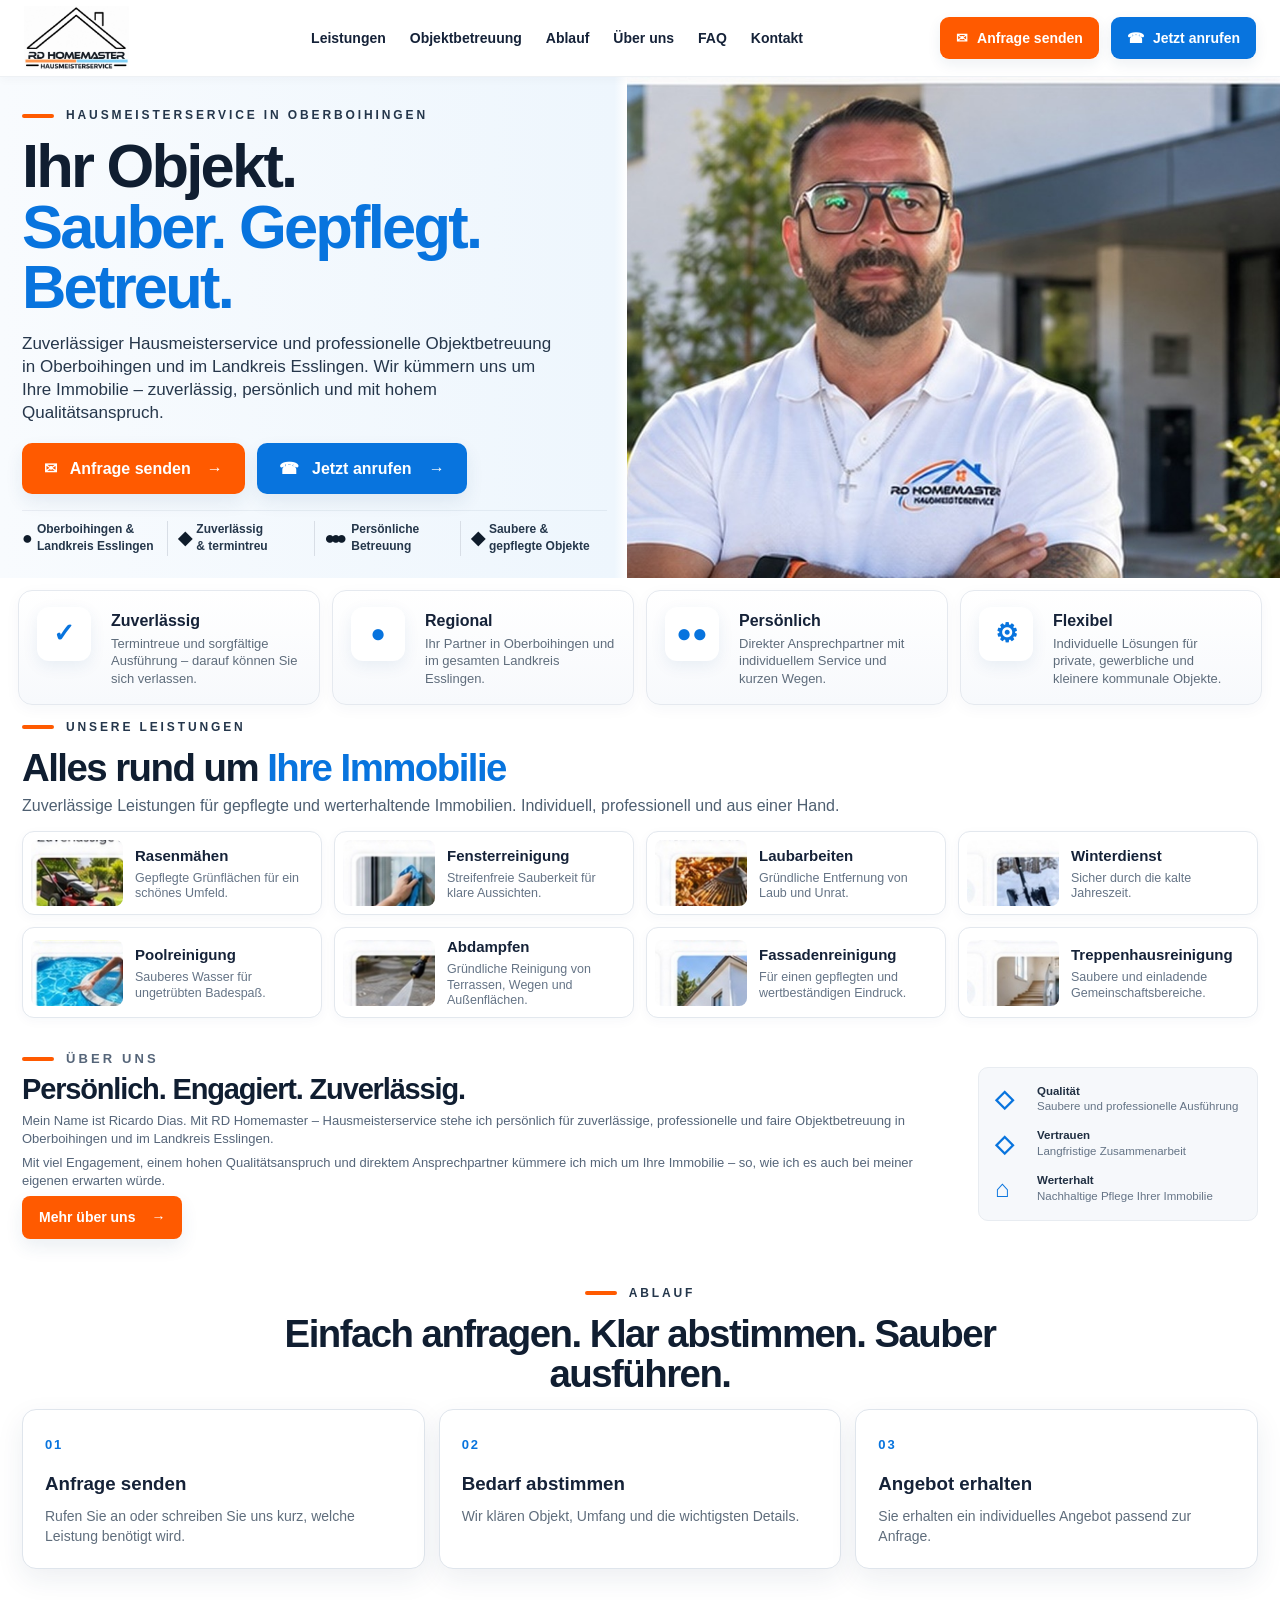
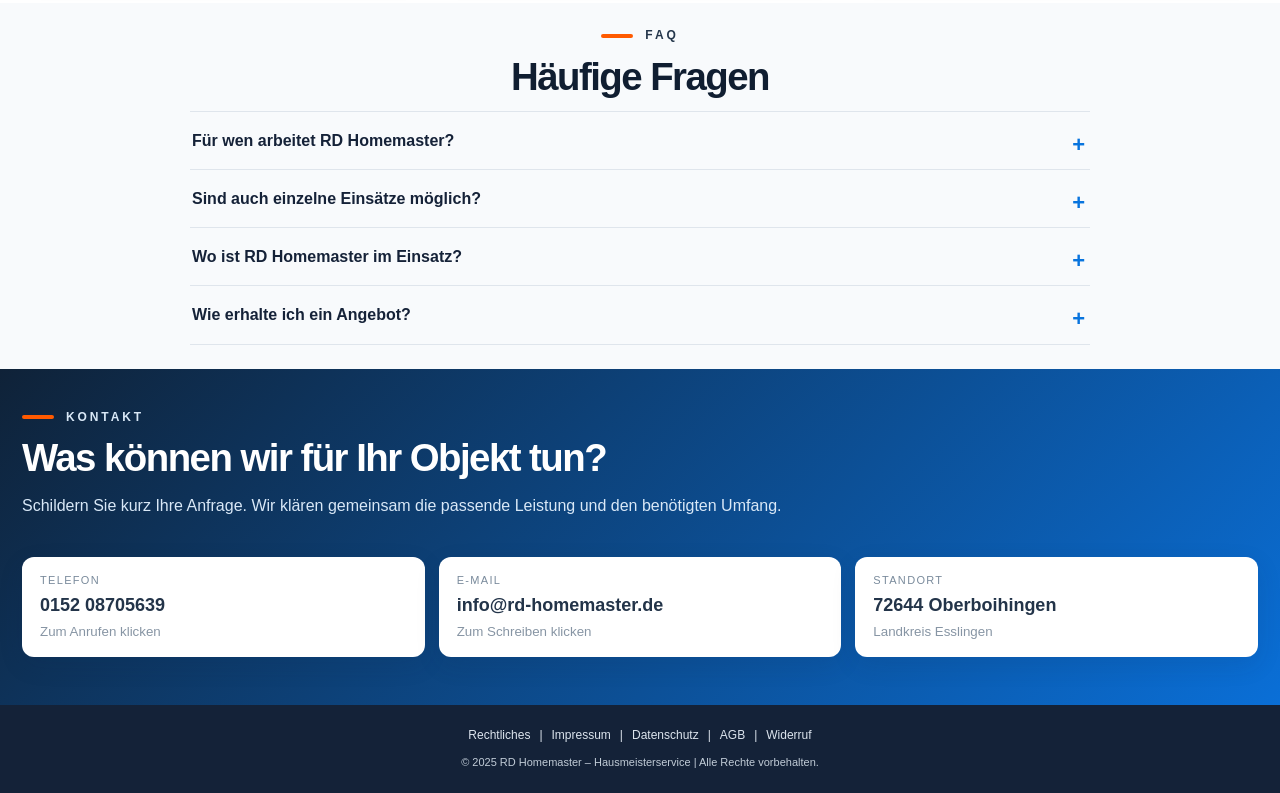
<file: index.html>
<!doctype html>
<html lang="de">
<head>
  <meta charset="utf-8">
  <meta name="viewport" content="width=device-width,initial-scale=1">
  <meta name="theme-color" content="#0b6fd8">
  <title>RD Homemaster | Hausmeisterservice Oberboihingen</title>
  <meta name="description" content="RD Homemaster – Hausmeisterservice und Objektbetreuung in Oberboihingen und im Landkreis Esslingen. Gartenpflege, Fensterreinigung, Laubarbeiten, Winterdienst, Poolpflege, Außenreinigung und mehr.">
  <meta name="robots" content="index,follow,max-image-preview:large">
  <link rel="canonical" href="https://www.rd-homemaster.de/">
  <meta property="og:type" content="website">
  <meta property="og:locale" content="de_DE">
  <meta property="og:title" content="RD Homemaster | Hausmeisterservice Oberboihingen">
  <meta property="og:description" content="Ihr Objekt. Sauber. Gepflegt. Betreut.">
  <meta property="og:url" content="https://www.rd-homemaster.de/">
  <meta property="og:image" content="https://www.rd-homemaster.de/assets/hero.jpg">
  <link rel="stylesheet" href="style.css">
  <script type="application/ld+json">
  {
    "@context":"https://schema.org",
    "@type":"HomeAndConstructionBusiness",
    "name":"RD Homemaster – Hausmeisterservice",
    "url":"https://www.rd-homemaster.de/",
    "logo":"https://www.rd-homemaster.de/assets/logo.jpg",
    "image":"https://www.rd-homemaster.de/assets/hero.jpg",
    "telephone":"+49 152 08705639",
    "email":"info@rd-homemaster.de",
    "address":{
      "@type":"PostalAddress",
      "streetAddress":"Unterboihingerstr. 65",
      "postalCode":"72644",
      "addressLocality":"Oberboihingen",
      "addressCountry":"DE"
    },
    "areaServed":["Oberboihingen","Landkreis Esslingen"]
  }
  </script>
</head>
<body>
<a class="skip-link" href="#inhalt">Zum Inhalt springen</a>

<header class="site-header">
  <div class="header-inner">
    <a class="brand" href="#start" aria-label="RD Homemaster – Startseite">
      <img src="assets/logo.jpg" alt="RD Homemaster Hausmeisterservice">
    </a>

    <button class="menu-button" type="button" aria-controls="mainnav" aria-expanded="false">
      <span></span><span></span><span></span><b class="sr-only">Menü</b>
    </button>

    <nav class="main-nav" id="mainnav" aria-label="Hauptnavigation">
      <a href="#leistungen">Leistungen</a>
      <a href="#objektbetreuung">Objektbetreuung</a>
      <a href="#ablauf">Ablauf</a>
      <a href="#ueber-uns">Über uns</a>
      <a href="#faq">FAQ</a>
      <a href="#kontakt">Kontakt</a>
    </nav>

    <div class="header-actions">
      <a class="top-btn top-btn-orange" href="mailto:info@rd-homemaster.de?subject=Anfrage%20über%20rd-homemaster.de">
        <span class="icon">✉</span> Anfrage senden
      </a>
      <a class="top-btn top-btn-blue" href="tel:+4915208705639">
        <span class="icon">☎</span> Jetzt anrufen
      </a>
    </div>
  </div>
</header>

<main id="inhalt">
  <section class="hero" id="start">
    <div class="hero-content">
      <div class="hero-copy">
        <p class="eyebrow"><span></span> Hausmeisterservice in Oberboihingen</p>
        <h1>Ihr Objekt.<br><em>Sauber. Gepflegt. Betreut.</em></h1>
        <p class="hero-lead">Zuverlässiger Hausmeisterservice und professionelle Objektbetreuung in Oberboihingen und im Landkreis Esslingen. Wir kümmern uns um Ihre Immobilie – zuverlässig, persönlich und mit hohem Qualitätsanspruch.</p>

        <div class="hero-actions">
          <a class="btn btn-orange" href="mailto:info@rd-homemaster.de?subject=Anfrage%20über%20rd-homemaster.de">✉ &nbsp; Anfrage senden <span>→</span></a>
          <a class="btn btn-blue" href="tel:+4915208705639">☎ &nbsp; Jetzt anrufen <span>→</span></a>
        </div>

        <div class="hero-meta" id="objektbetreuung">
          <div><b>●</b><span>Oberboihingen &<br>Landkreis Esslingen</span></div>
          <div><b>◆</b><span>Zuverlässig<br>& termintreu</span></div>
          <div><b>●●●</b><span>Persönliche<br>Betreuung</span></div>
          <div><b>◆</b><span>Saubere &<br>gepflegte Objekte</span></div>
        </div>
      </div>

      <div class="hero-photo" role="img" aria-label="RD Homemaster – persönlicher Ansprechpartner vor einem gepflegten Objekt"></div>
    </div>
  </section>

  <section class="benefit-strip" aria-label="Ihre Vorteile bei RD Homemaster">
    <div class="benefit-card">
      <div class="benefit-icon">✓</div>
      <div><strong>Zuverlässig</strong><p>Termintreue und sorgfältige Ausführung – darauf können Sie sich verlassen.</p></div>
    </div>
    <div class="benefit-card">
      <div class="benefit-icon">●</div>
      <div><strong>Regional</strong><p>Ihr Partner in Oberboihingen und im gesamten Landkreis Esslingen.</p></div>
    </div>
    <div class="benefit-card">
      <div class="benefit-icon">●●</div>
      <div><strong>Persönlich</strong><p>Direkter Ansprechpartner mit individuellem Service und kurzen Wegen.</p></div>
    </div>
    <div class="benefit-card">
      <div class="benefit-icon">⚙</div>
      <div><strong>Flexibel</strong><p>Individuelle Lösungen für private, gewerbliche und kleinere kommunale Objekte.</p></div>
    </div>
  </section>

  <section class="services section" id="leistungen">
    <div class="section-head">
      <p class="eyebrow"><span></span> Unsere Leistungen</p>
      <h2>Alles rund um <em>Ihre Immobilie</em></h2>
      <p>Zuverlässige Leistungen für gepflegte und werterhaltende Immobilien. Individuell, professionell und aus einer Hand.</p>
    </div>

    <div class="service-grid">
      <article class="service-card">
        <img src="assets/service-rasen.jpg" alt="Rasenmähen" loading="lazy">
        <div><h3>Rasenmähen</h3><p>Gepflegte Grünflächen für ein schönes Umfeld.</p></div>
      </article>
      <article class="service-card">
        <img src="assets/service-fenster.jpg" alt="Fensterreinigung" loading="lazy">
        <div><h3>Fensterreinigung</h3><p>Streifenfreie Sauberkeit für klare Aussichten.</p></div>
      </article>
      <article class="service-card">
        <img src="assets/service-laub.jpg" alt="Laubarbeiten" loading="lazy">
        <div><h3>Laubarbeiten</h3><p>Gründliche Entfernung von Laub und Unrat.</p></div>
      </article>
      <article class="service-card">
        <img src="assets/service-winter.jpg" alt="Winterdienst" loading="lazy">
        <div><h3>Winterdienst</h3><p>Sicher durch die kalte Jahreszeit.</p></div>
      </article>
      <article class="service-card">
        <img src="assets/service-pool.jpg" alt="Poolreinigung" loading="lazy">
        <div><h3>Poolreinigung</h3><p>Sauberes Wasser für ungetrübten Badespaß.</p></div>
      </article>
      <article class="service-card">
        <img src="assets/service-abdampfen.jpg" alt="Abdampfen von Außenflächen" loading="lazy">
        <div><h3>Abdampfen</h3><p>Gründliche Reinigung von Terrassen, Wegen und Außenflächen.</p></div>
      </article>
      <article class="service-card">
        <img src="assets/service-fassade.jpg" alt="Fassadenreinigung" loading="lazy">
        <div><h3>Fassadenreinigung</h3><p>Für einen gepflegten und wertbeständigen Eindruck.</p></div>
      </article>
      <article class="service-card">
        <img src="assets/service-treppe.jpg" alt="Treppenhausreinigung" loading="lazy">
        <div><h3>Treppenhausreinigung</h3><p>Saubere und einladende Gemeinschaftsbereiche.</p></div>
      </article>
    </div>
  </section>

  <section class="about section" id="ueber-uns">
    
    <div class="about-copy">
      <p class="eyebrow"><span></span> Über uns</p>
      <h2>Persönlich. Engagiert. Zuverlässig.</h2>
      <p>Mein Name ist Ricardo Dias. Mit RD Homemaster – Hausmeisterservice stehe ich persönlich für zuverlässige, professionelle und faire Objektbetreuung in Oberboihingen und im Landkreis Esslingen.</p>
      <p>Mit viel Engagement, einem hohen Qualitätsanspruch und direktem Ansprechpartner kümmere ich mich um Ihre Immobilie – so, wie ich es auch bei meiner eigenen erwarten würde.</p>
      <a class="btn btn-orange small" href="#kontakt">Mehr über uns <span>→</span></a>
    </div>
    <aside class="quality-box" aria-label="Qualitätsversprechen">
      <div><span>◇</span><p><strong>Qualität</strong>Saubere und professionelle Ausführung</p></div>
      <div><span>◇</span><p><strong>Vertrauen</strong>Langfristige Zusammenarbeit</p></div>
      <div><span>⌂</span><p><strong>Werterhalt</strong>Nachhaltige Pflege Ihrer Immobilie</p></div>
    </aside>
  </section>

  <section class="process section" id="ablauf">
    <div class="section-head centered">
      <p class="eyebrow"><span></span> Ablauf</p>
      <h2>Einfach anfragen. Klar abstimmen. Sauber ausführen.</h2>
    </div>
    <div class="process-grid">
      <article><b>01</b><h3>Anfrage senden</h3><p>Rufen Sie an oder schreiben Sie uns kurz, welche Leistung benötigt wird.</p></article>
      <article><b>02</b><h3>Bedarf abstimmen</h3><p>Wir klären Objekt, Umfang und die wichtigsten Details.</p></article>
      <article><b>03</b><h3>Angebot erhalten</h3><p>Sie erhalten ein individuelles Angebot passend zur Anfrage.</p></article>
    </div>
  </section>

  <section class="faq section" id="faq">
    <div class="section-head centered"><p class="eyebrow"><span></span> FAQ</p><h2>Häufige Fragen</h2></div>
    <div class="faq-list">
      <details><summary>Für wen arbeitet RD Homemaster?</summary><p>Für private Eigentümer, Gewerbekunden und nach Vereinbarung für die laufende Betreuung von Objekten.</p></details>
      <details><summary>Sind auch einzelne Einsätze möglich?</summary><p>Ja. Leistungen können einmalig, saisonal oder regelmäßig vereinbart werden.</p></details>
      <details><summary>Wo ist RD Homemaster im Einsatz?</summary><p>Der Schwerpunkt liegt in Oberboihingen und der näheren Umgebung im Landkreis Esslingen.</p></details>
      <details><summary>Wie erhalte ich ein Angebot?</summary><p>Am einfachsten telefonisch oder per E-Mail. Nennen Sie uns bitte die gewünschte Leistung, den Einsatzort und den ungefähren Umfang der Arbeiten.</p></details>
    </div>
  </section>

  <section class="contact section" id="kontakt">
    <div class="contact-copy"><p class="eyebrow light"><span></span> Kontakt</p><h2>Was können wir für Ihr Objekt tun?</h2><p>Schildern Sie kurz Ihre Anfrage. Wir klären gemeinsam die passende Leistung und den benötigten Umfang.</p></div>
    <div class="contact-cards">
      <a href="tel:+4915208705639"><span>Telefon</span><strong>0152 08705639</strong><small>Zum Anrufen klicken</small></a>
      <a href="mailto:info@rd-homemaster.de?subject=Anfrage%20über%20rd-homemaster.de"><span>E-Mail</span><strong>info@rd-homemaster.de</strong><small>Zum Schreiben klicken</small></a>
      <div><span>Standort</span><strong>72644 Oberboihingen</strong><small>Landkreis Esslingen</small></div>
    </div>
  </section>
</main>

<footer class="site-footer">
  <nav aria-label="Rechtliches">
    <span>Rechtliches</span>
    <span aria-hidden="true">|</span><a href="impressum.html">Impressum</a>
    <span aria-hidden="true">|</span><a href="datenschutz.html">Datenschutz</a>
    <span aria-hidden="true">|</span><a href="agb.html">AGB</a>
    <span aria-hidden="true">|</span><a href="widerruf.html">Widerruf</a>
  </nav>
  <p>© 2025 RD Homemaster – Hausmeisterservice <span aria-hidden="true">|</span> Alle Rechte vorbehalten.</p>
</footer>

<div class="mobile-actions"><a href="tel:+4915208705639">☎ Anrufen</a><a href="mailto:info@rd-homemaster.de?subject=Anfrage%20über%20rd-homemaster.de">✉ Anfrage</a></div>
<script src="script.js"></script>
</body>
</html>
</file>
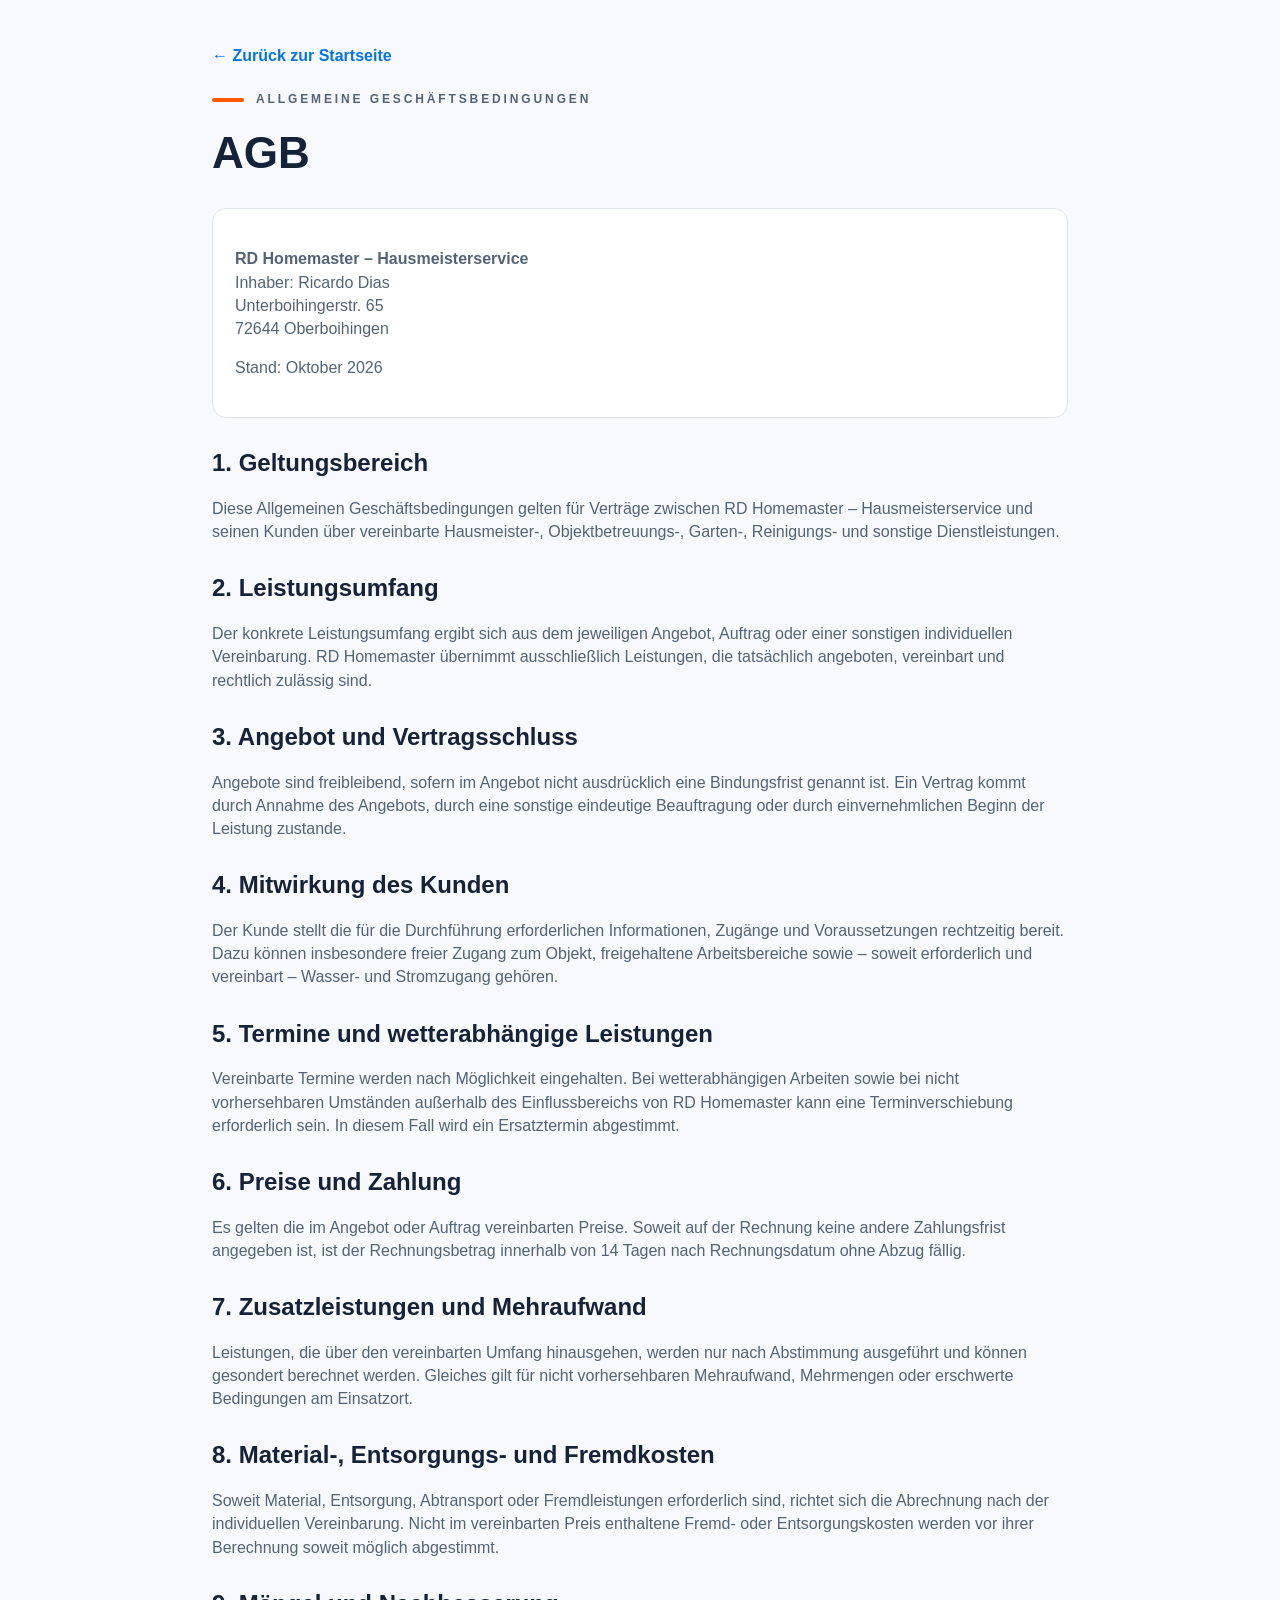
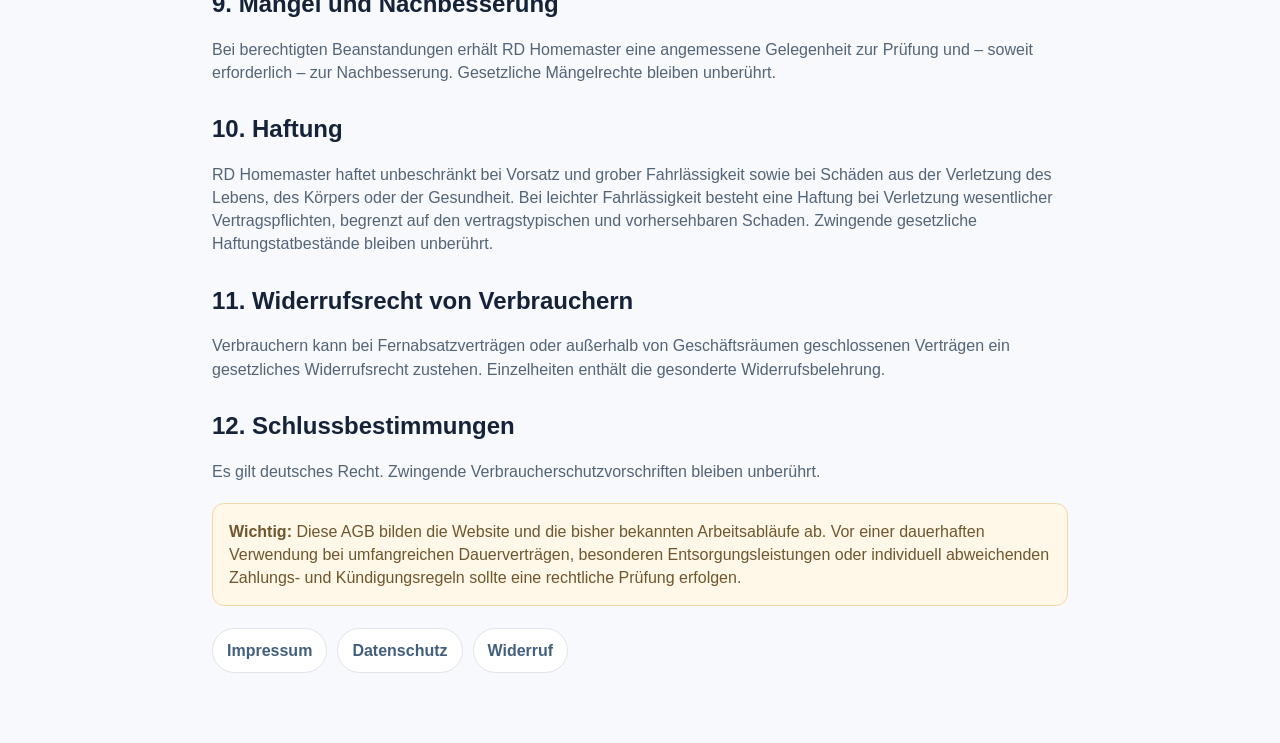
<file: agb.html>
<!doctype html><html lang="de"><head><meta charset="utf-8"><meta name="viewport" content="width=device-width,initial-scale=1"><meta name="robots" content="index,follow"><title>AGB | RD Homemaster</title><link rel="stylesheet" href="style.css"></head><body class="legal-page"><main class="legal-shell"><a class="legal-back" href="index.html">← Zurück zur Startseite</a><p class="eyebrow"><span></span> Allgemeine Geschäftsbedingungen</p><h1>AGB</h1><div class="legal-card"><p><strong>RD Homemaster – Hausmeisterservice</strong><br>Inhaber: Ricardo Dias<br>Unterboihingerstr. 65<br>72644 Oberboihingen</p><p>Stand: Oktober 2026</p></div><h2>1. Geltungsbereich</h2><p>Diese Allgemeinen Geschäftsbedingungen gelten für Verträge zwischen RD Homemaster – Hausmeisterservice und seinen Kunden über vereinbarte Hausmeister-, Objektbetreuungs-, Garten-, Reinigungs- und sonstige Dienstleistungen.</p><h2>2. Leistungsumfang</h2><p>Der konkrete Leistungsumfang ergibt sich aus dem jeweiligen Angebot, Auftrag oder einer sonstigen individuellen Vereinbarung. RD Homemaster übernimmt ausschließlich Leistungen, die tatsächlich angeboten, vereinbart und rechtlich zulässig sind.</p><h2>3. Angebot und Vertragsschluss</h2><p>Angebote sind freibleibend, sofern im Angebot nicht ausdrücklich eine Bindungsfrist genannt ist. Ein Vertrag kommt durch Annahme des Angebots, durch eine sonstige eindeutige Beauftragung oder durch einvernehmlichen Beginn der Leistung zustande.</p><h2>4. Mitwirkung des Kunden</h2><p>Der Kunde stellt die für die Durchführung erforderlichen Informationen, Zugänge und Voraussetzungen rechtzeitig bereit. Dazu können insbesondere freier Zugang zum Objekt, freigehaltene Arbeitsbereiche sowie – soweit erforderlich und vereinbart – Wasser- und Stromzugang gehören.</p><h2>5. Termine und wetterabhängige Leistungen</h2><p>Vereinbarte Termine werden nach Möglichkeit eingehalten. Bei wetterabhängigen Arbeiten sowie bei nicht vorhersehbaren Umständen außerhalb des Einflussbereichs von RD Homemaster kann eine Terminverschiebung erforderlich sein. In diesem Fall wird ein Ersatztermin abgestimmt.</p><h2>6. Preise und Zahlung</h2><p>Es gelten die im Angebot oder Auftrag vereinbarten Preise. Soweit auf der Rechnung keine andere Zahlungsfrist angegeben ist, ist der Rechnungsbetrag innerhalb von 14 Tagen nach Rechnungsdatum ohne Abzug fällig.</p><h2>7. Zusatzleistungen und Mehraufwand</h2><p>Leistungen, die über den vereinbarten Umfang hinausgehen, werden nur nach Abstimmung ausgeführt und können gesondert berechnet werden. Gleiches gilt für nicht vorhersehbaren Mehraufwand, Mehrmengen oder erschwerte Bedingungen am Einsatzort.</p><h2>8. Material-, Entsorgungs- und Fremdkosten</h2><p>Soweit Material, Entsorgung, Abtransport oder Fremdleistungen erforderlich sind, richtet sich die Abrechnung nach der individuellen Vereinbarung. Nicht im vereinbarten Preis enthaltene Fremd- oder Entsorgungskosten werden vor ihrer Berechnung soweit möglich abgestimmt.</p><h2>9. Mängel und Nachbesserung</h2><p>Bei berechtigten Beanstandungen erhält RD Homemaster eine angemessene Gelegenheit zur Prüfung und – soweit erforderlich – zur Nachbesserung. Gesetzliche Mängelrechte bleiben unberührt.</p><h2>10. Haftung</h2><p>RD Homemaster haftet unbeschränkt bei Vorsatz und grober Fahrlässigkeit sowie bei Schäden aus der Verletzung des Lebens, des Körpers oder der Gesundheit. Bei leichter Fahrlässigkeit besteht eine Haftung bei Verletzung wesentlicher Vertragspflichten, begrenzt auf den vertragstypischen und vorhersehbaren Schaden. Zwingende gesetzliche Haftungstatbestände bleiben unberührt.</p><h2>11. Widerrufsrecht von Verbrauchern</h2><p>Verbrauchern kann bei Fernabsatzverträgen oder außerhalb von Geschäftsräumen geschlossenen Verträgen ein gesetzliches Widerrufsrecht zustehen. Einzelheiten enthält die gesonderte Widerrufsbelehrung.</p><h2>12. Schlussbestimmungen</h2><p>Es gilt deutsches Recht. Zwingende Verbraucherschutzvorschriften bleiben unberührt.</p><div class="legal-note"><strong>Wichtig:</strong> Diese AGB bilden die Website und die bisher bekannten Arbeitsabläufe ab. Vor einer dauerhaften Verwendung bei umfangreichen Dauerverträgen, besonderen Entsorgungsleistungen oder individuell abweichenden Zahlungs- und Kündigungsregeln sollte eine rechtliche Prüfung erfolgen.</div><div class="legal-links"><a href="impressum.html">Impressum</a><a href="datenschutz.html">Datenschutz</a><a href="widerruf.html">Widerruf</a></div></main></body></html>
</file>
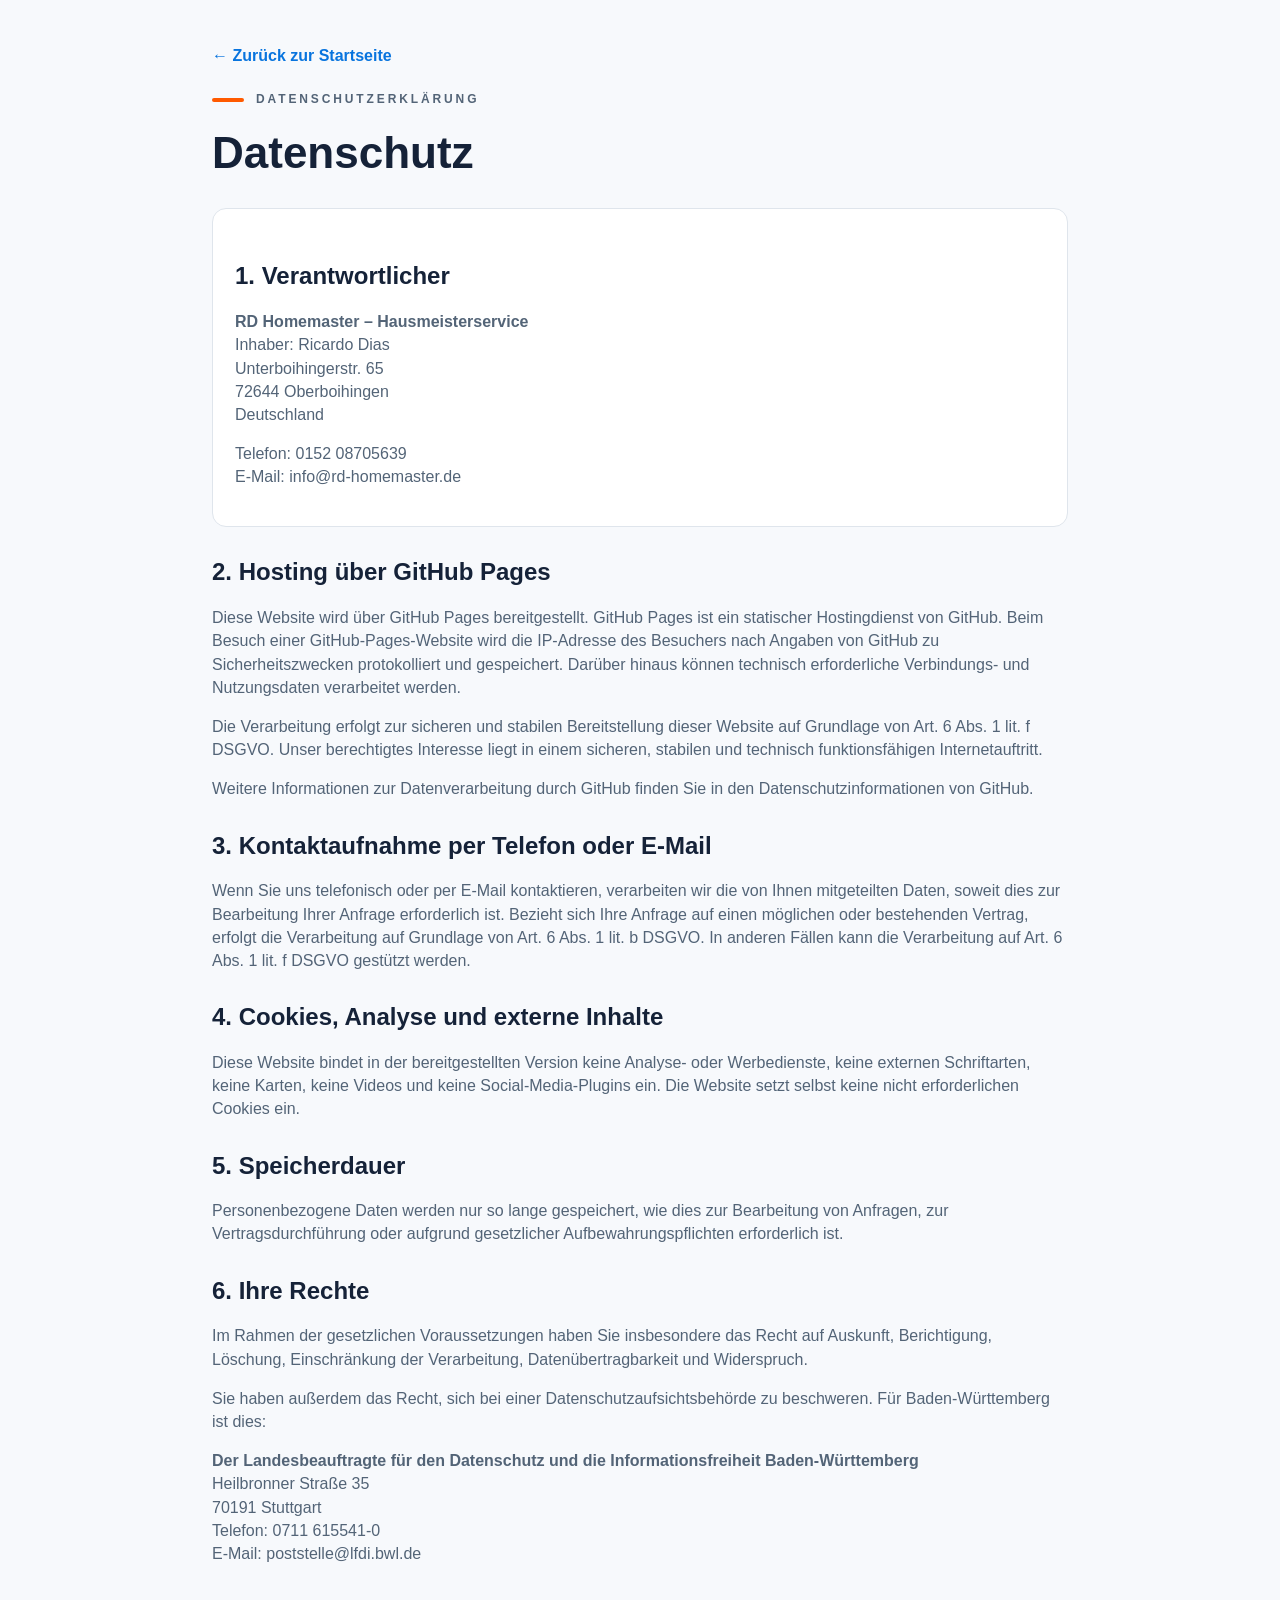
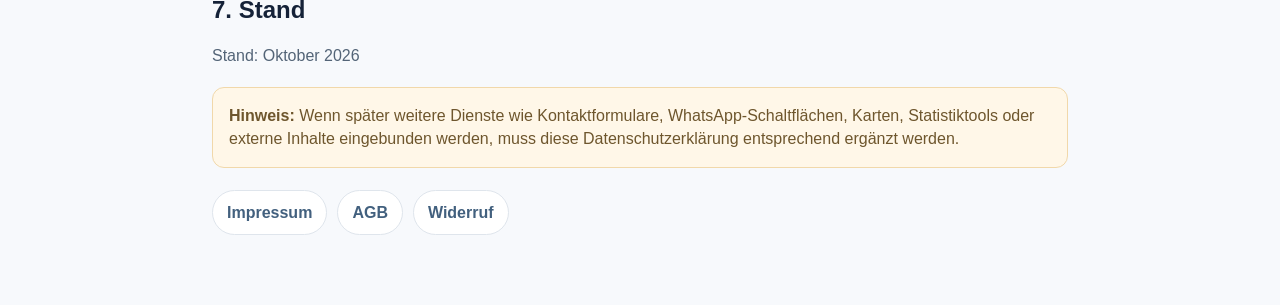
<file: datenschutz.html>
<!doctype html><html lang="de"><head><meta charset="utf-8"><meta name="viewport" content="width=device-width,initial-scale=1"><meta name="robots" content="index,follow"><title>Datenschutz | RD Homemaster</title><link rel="stylesheet" href="style.css"></head><body class="legal-page"><main class="legal-shell"><a class="legal-back" href="index.html">← Zurück zur Startseite</a><p class="eyebrow"><span></span> Datenschutzerklärung</p><h1>Datenschutz</h1><div class="legal-card"><h2>1. Verantwortlicher</h2><p><strong>RD Homemaster – Hausmeisterservice</strong><br>Inhaber: Ricardo Dias<br>Unterboihingerstr. 65<br>72644 Oberboihingen<br>Deutschland</p><p>Telefon: <a href="tel:+4915208705639">0152 08705639</a><br>E-Mail: <a href="mailto:info@rd-homemaster.de">info@rd-homemaster.de</a></p></div><h2>2. Hosting über GitHub Pages</h2><p>Diese Website wird über GitHub Pages bereitgestellt. GitHub Pages ist ein statischer Hostingdienst von GitHub. Beim Besuch einer GitHub-Pages-Website wird die IP-Adresse des Besuchers nach Angaben von GitHub zu Sicherheitszwecken protokolliert und gespeichert. Darüber hinaus können technisch erforderliche Verbindungs- und Nutzungsdaten verarbeitet werden.</p><p>Die Verarbeitung erfolgt zur sicheren und stabilen Bereitstellung dieser Website auf Grundlage von Art. 6 Abs. 1 lit. f DSGVO. Unser berechtigtes Interesse liegt in einem sicheren, stabilen und technisch funktionsfähigen Internetauftritt.</p><p>Weitere Informationen zur Datenverarbeitung durch GitHub finden Sie in den Datenschutzinformationen von GitHub.</p><h2>3. Kontaktaufnahme per Telefon oder E-Mail</h2><p>Wenn Sie uns telefonisch oder per E-Mail kontaktieren, verarbeiten wir die von Ihnen mitgeteilten Daten, soweit dies zur Bearbeitung Ihrer Anfrage erforderlich ist. Bezieht sich Ihre Anfrage auf einen möglichen oder bestehenden Vertrag, erfolgt die Verarbeitung auf Grundlage von Art. 6 Abs. 1 lit. b DSGVO. In anderen Fällen kann die Verarbeitung auf Art. 6 Abs. 1 lit. f DSGVO gestützt werden.</p><h2>4. Cookies, Analyse und externe Inhalte</h2><p>Diese Website bindet in der bereitgestellten Version keine Analyse- oder Werbedienste, keine externen Schriftarten, keine Karten, keine Videos und keine Social-Media-Plugins ein. Die Website setzt selbst keine nicht erforderlichen Cookies ein.</p><h2>5. Speicherdauer</h2><p>Personenbezogene Daten werden nur so lange gespeichert, wie dies zur Bearbeitung von Anfragen, zur Vertragsdurchführung oder aufgrund gesetzlicher Aufbewahrungspflichten erforderlich ist.</p><h2>6. Ihre Rechte</h2><p>Im Rahmen der gesetzlichen Voraussetzungen haben Sie insbesondere das Recht auf Auskunft, Berichtigung, Löschung, Einschränkung der Verarbeitung, Datenübertragbarkeit und Widerspruch.</p><p>Sie haben außerdem das Recht, sich bei einer Datenschutzaufsichtsbehörde zu beschweren. Für Baden-Württemberg ist dies:</p><p><strong>Der Landesbeauftragte für den Datenschutz und die Informationsfreiheit Baden-Württemberg</strong><br>Heilbronner Straße 35<br>70191 Stuttgart<br>Telefon: 0711 615541-0<br>E-Mail: poststelle@lfdi.bwl.de</p><h2>7. Stand</h2><p>Stand: Oktober 2026</p><div class="legal-note"><strong>Hinweis:</strong> Wenn später weitere Dienste wie Kontaktformulare, WhatsApp-Schaltflächen, Karten, Statistiktools oder externe Inhalte eingebunden werden, muss diese Datenschutzerklärung entsprechend ergänzt werden.</div><div class="legal-links"><a href="impressum.html">Impressum</a><a href="agb.html">AGB</a><a href="widerruf.html">Widerruf</a></div></main></body></html>
</file>
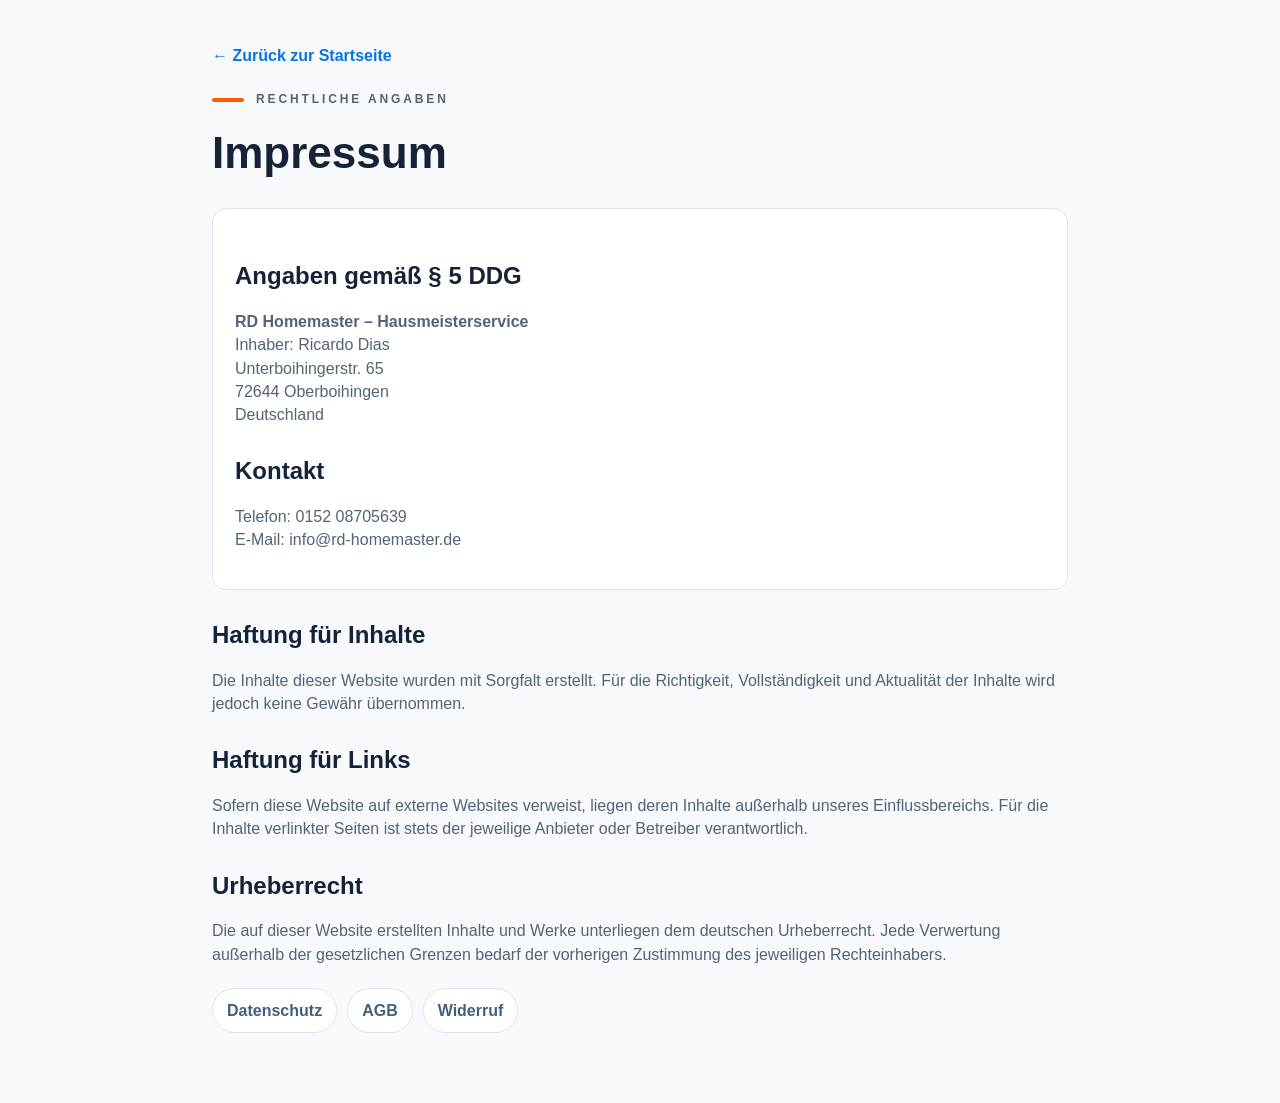
<file: impressum.html>
<!doctype html><html lang="de"><head><meta charset="utf-8"><meta name="viewport" content="width=device-width,initial-scale=1"><meta name="robots" content="index,follow"><title>Impressum | RD Homemaster</title><link rel="stylesheet" href="style.css"></head><body class="legal-page"><main class="legal-shell"><a class="legal-back" href="index.html">← Zurück zur Startseite</a><p class="eyebrow"><span></span> Rechtliche Angaben</p><h1>Impressum</h1><div class="legal-card"><h2>Angaben gemäß § 5 DDG</h2><p><strong>RD Homemaster – Hausmeisterservice</strong><br>Inhaber: Ricardo Dias<br>Unterboihingerstr. 65<br>72644 Oberboihingen<br>Deutschland</p><h2>Kontakt</h2><p>Telefon: <a href="tel:+4915208705639">0152 08705639</a><br>E-Mail: <a href="mailto:info@rd-homemaster.de">info@rd-homemaster.de</a></p></div><h2>Haftung für Inhalte</h2><p>Die Inhalte dieser Website wurden mit Sorgfalt erstellt. Für die Richtigkeit, Vollständigkeit und Aktualität der Inhalte wird jedoch keine Gewähr übernommen.</p><h2>Haftung für Links</h2><p>Sofern diese Website auf externe Websites verweist, liegen deren Inhalte außerhalb unseres Einflussbereichs. Für die Inhalte verlinkter Seiten ist stets der jeweilige Anbieter oder Betreiber verantwortlich.</p><h2>Urheberrecht</h2><p>Die auf dieser Website erstellten Inhalte und Werke unterliegen dem deutschen Urheberrecht. Jede Verwertung außerhalb der gesetzlichen Grenzen bedarf der vorherigen Zustimmung des jeweiligen Rechteinhabers.</p><div class="legal-links"><a href="datenschutz.html">Datenschutz</a><a href="agb.html">AGB</a><a href="widerruf.html">Widerruf</a></div></main></body></html>
</file>
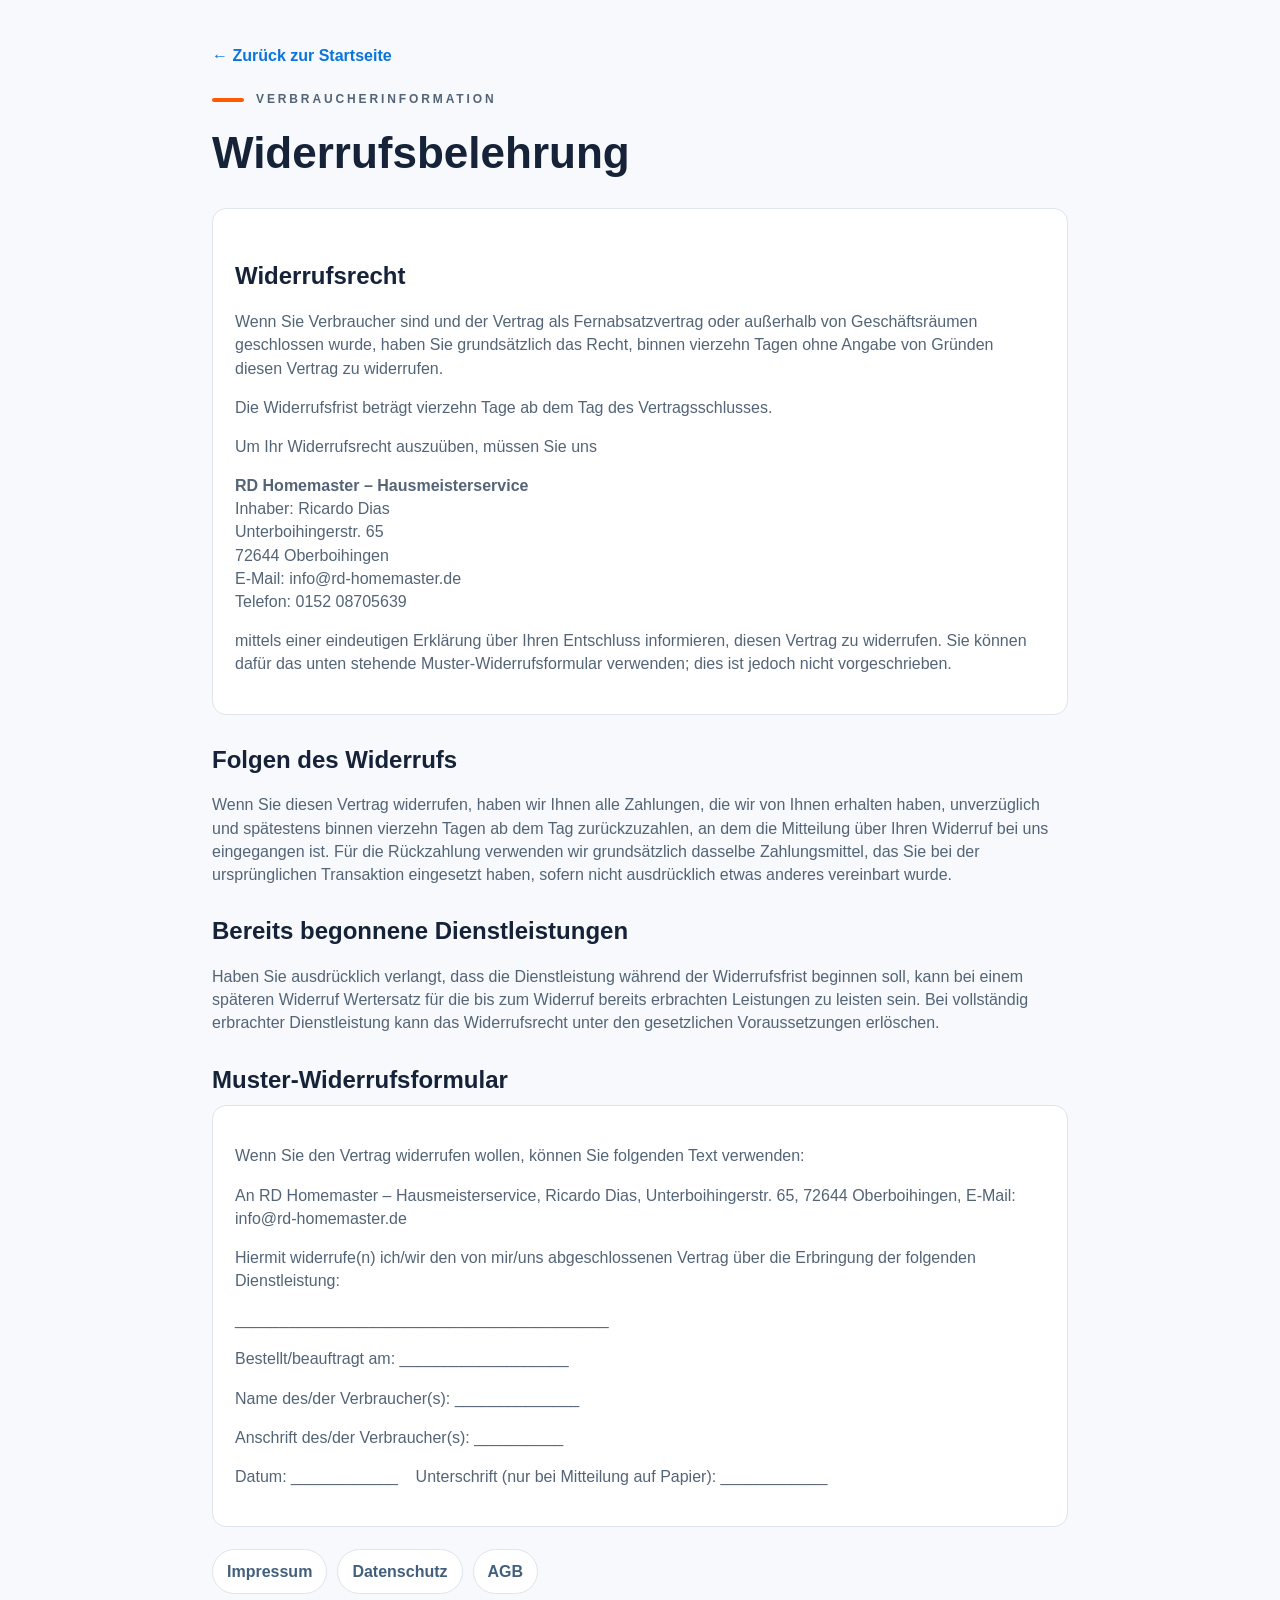
<file: widerruf.html>
<!doctype html><html lang="de"><head><meta charset="utf-8"><meta name="viewport" content="width=device-width,initial-scale=1"><meta name="robots" content="index,follow"><title>Widerrufsbelehrung | RD Homemaster</title><link rel="stylesheet" href="style.css"></head><body class="legal-page"><main class="legal-shell"><a class="legal-back" href="index.html">← Zurück zur Startseite</a><p class="eyebrow"><span></span> Verbraucherinformation</p><h1>Widerrufsbelehrung</h1><div class="legal-card"><h2>Widerrufsrecht</h2><p>Wenn Sie Verbraucher sind und der Vertrag als Fernabsatzvertrag oder außerhalb von Geschäftsräumen geschlossen wurde, haben Sie grundsätzlich das Recht, binnen vierzehn Tagen ohne Angabe von Gründen diesen Vertrag zu widerrufen.</p><p>Die Widerrufsfrist beträgt vierzehn Tage ab dem Tag des Vertragsschlusses.</p><p>Um Ihr Widerrufsrecht auszuüben, müssen Sie uns</p><p><strong>RD Homemaster – Hausmeisterservice</strong><br>Inhaber: Ricardo Dias<br>Unterboihingerstr. 65<br>72644 Oberboihingen<br>E-Mail: info@rd-homemaster.de<br>Telefon: 0152 08705639</p><p>mittels einer eindeutigen Erklärung über Ihren Entschluss informieren, diesen Vertrag zu widerrufen. Sie können dafür das unten stehende Muster-Widerrufsformular verwenden; dies ist jedoch nicht vorgeschrieben.</p></div><h2>Folgen des Widerrufs</h2><p>Wenn Sie diesen Vertrag widerrufen, haben wir Ihnen alle Zahlungen, die wir von Ihnen erhalten haben, unverzüglich und spätestens binnen vierzehn Tagen ab dem Tag zurückzuzahlen, an dem die Mitteilung über Ihren Widerruf bei uns eingegangen ist. Für die Rückzahlung verwenden wir grundsätzlich dasselbe Zahlungsmittel, das Sie bei der ursprünglichen Transaktion eingesetzt haben, sofern nicht ausdrücklich etwas anderes vereinbart wurde.</p><h2>Bereits begonnene Dienstleistungen</h2><p>Haben Sie ausdrücklich verlangt, dass die Dienstleistung während der Widerrufsfrist beginnen soll, kann bei einem späteren Widerruf Wertersatz für die bis zum Widerruf bereits erbrachten Leistungen zu leisten sein. Bei vollständig erbrachter Dienstleistung kann das Widerrufsrecht unter den gesetzlichen Voraussetzungen erlöschen.</p><h2>Muster-Widerrufsformular</h2><div class="legal-card"><p>Wenn Sie den Vertrag widerrufen wollen, können Sie folgenden Text verwenden:</p><p>An RD Homemaster – Hausmeisterservice, Ricardo Dias, Unterboihingerstr. 65, 72644 Oberboihingen, E-Mail: info@rd-homemaster.de</p><p>Hiermit widerrufe(n) ich/wir den von mir/uns abgeschlossenen Vertrag über die Erbringung der folgenden Dienstleistung:</p><p>__________________________________________</p><p>Bestellt/beauftragt am: ___________________</p><p>Name des/der Verbraucher(s): ______________</p><p>Anschrift des/der Verbraucher(s): __________</p><p>Datum: ____________ &nbsp;&nbsp; Unterschrift (nur bei Mitteilung auf Papier): ____________</p></div><div class="legal-links"><a href="impressum.html">Impressum</a><a href="datenschutz.html">Datenschutz</a><a href="agb.html">AGB</a></div></main></body></html>
</file>
<file: style.css>
:root{
  --blue:#0874de;
  --blue-dark:#045fb9;
  --orange:#ff5a00;
  --navy:#0f2135;
  --text:#152238;
  --muted:#5f6d7c;
  --line:#dfe5ec;
  --soft:#f6f8fb;
  --white:#fff;
  --max:1280px;
  --shadow:0 10px 28px rgba(25,55,95,.08);
}
*{box-sizing:border-box}
html{scroll-behavior:smooth;scroll-padding-top:84px}
body{margin:0;font-family:Inter,Arial,Helvetica,sans-serif;color:var(--text);background:#fff;line-height:1.45}
a{color:inherit;text-decoration:none}
img{display:block;max-width:100%}
button{font:inherit}
.skip-link{position:absolute;left:-9999px}.skip-link:focus{left:16px;top:16px;background:#000;color:#fff;padding:10px 14px;z-index:1000;border-radius:8px}
.sr-only{position:absolute;width:1px;height:1px;margin:-1px;overflow:hidden;clip:rect(0 0 0 0)}

.site-header{position:sticky;top:0;z-index:50;background:rgba(255,255,255,.98);border-bottom:1px solid #eef1f4;box-shadow:0 2px 10px rgba(15,33,53,.035)}
.header-inner{height:76px;max-width:var(--max);margin:auto;padding:0 24px;display:grid;grid-template-columns:150px 1fr auto;gap:22px;align-items:center}
.brand{display:flex;align-items:center;justify-content:flex-start;height:70px;overflow:visible}
.brand img{width:auto;height:64px;max-width:140px;object-fit:contain}
.main-nav{display:flex;justify-content:center;align-items:center;gap:24px;font-size:14px;font-weight:700}
.main-nav a:hover{color:var(--blue)}
.header-actions{display:flex;gap:12px}
.top-btn{display:flex;align-items:center;gap:9px;padding:11px 16px;border-radius:9px;color:#fff;font-size:14px;font-weight:800;white-space:nowrap;box-shadow:0 5px 14px rgba(20,60,100,.08)}
.top-btn-orange{background:var(--orange)}.top-btn-blue{background:var(--blue)}
.menu-button{display:none;background:#fff;border:1px solid var(--line);width:44px;height:44px;border-radius:10px;padding:10px}
.menu-button span{display:block;height:2px;background:var(--text);margin:5px 0}

.hero{background:#eef6fd}
.hero-content{max-width:1448px;margin:0 auto;min-height:365px;display:grid;grid-template-columns:49% 51%;position:relative;overflow:hidden;background:linear-gradient(90deg,#f8fbfe 0%,#eef6fd 48%,#fff 49%)}
.hero-copy{padding:30px 20px 22px max(22px,calc((100vw - var(--max))/2));position:relative;z-index:2}
.eyebrow{margin:0 0 12px;text-transform:uppercase;letter-spacing:.24em;font-size:12px;font-weight:900;color:#24364b;display:flex;align-items:center;gap:12px}
.eyebrow span{display:inline-block;width:32px;height:4px;border-radius:4px;background:var(--orange)}
.hero h1{font-size:clamp(3rem,4.8vw,4.6rem);line-height:.98;letter-spacing:-.045em;margin:0 0 16px;font-weight:900;color:#101e31}
.hero h1 em{font-style:normal;color:var(--blue)}
.hero-lead{max-width:530px;margin:0 0 18px;color:#26374b;font-size:17px;line-height:1.35}
.hero-actions{display:flex;gap:12px;margin-bottom:16px}
.btn{display:inline-flex;align-items:center;justify-content:space-between;gap:16px;padding:14px 22px;border-radius:10px;color:#fff;font-weight:900;min-width:210px;box-shadow:0 8px 18px rgba(30,75,120,.09)}
.btn-orange{background:var(--orange)}.btn-blue{background:var(--blue)}
.btn.small{min-width:auto;padding:11px 17px;border-radius:8px;font-size:14px}
.hero-meta{display:grid;grid-template-columns:repeat(4,minmax(0,1fr));gap:0;max-width:590px;border-top:1px solid rgba(50,80,110,.08);padding-top:10px}
.hero-meta div{display:flex;align-items:center;gap:9px;padding:0 10px;border-right:1px solid #d8dee6;font-size:12px;font-weight:700;color:#25374b}
.hero-meta div:first-child{padding-left:0}.hero-meta div:last-child{border-right:0}
.hero-meta b{color:#0f1c2b;font-size:18px;letter-spacing:-5px}
.hero-photo{background-image:url('assets/hero.jpg');background-size:cover;background-position:center 46%;min-height:365px}

.benefit-strip{max-width:var(--max);margin:12px auto 4px;padding:0 18px;display:grid;grid-template-columns:repeat(4,1fr);gap:12px}
.benefit-card{display:grid;grid-template-columns:60px 1fr;gap:14px;align-items:start;background:linear-gradient(180deg,#fff,#f7f9fc);border:1px solid #e5e9ef;border-radius:14px;padding:16px 18px;min-height:108px;box-shadow:0 4px 15px rgba(28,58,94,.04)}
.benefit-icon{width:54px;height:54px;border-radius:12px;display:grid;place-items:center;background:#fff;color:var(--blue);font-size:26px;font-weight:900;box-shadow:0 5px 16px rgba(16,80,145,.08)}
.benefit-card strong{display:block;font-size:16px;margin:2px 0 3px}.benefit-card p{margin:0;color:var(--muted);font-size:13px;line-height:1.35}

.section{max-width:var(--max);margin:0 auto;padding:24px 22px}
.section-head{margin-bottom:14px}.section-head.centered{text-align:center;max-width:840px;margin-left:auto;margin-right:auto}.section-head.centered .eyebrow{justify-content:center}
.section h2{font-size:clamp(2rem,3vw,3rem);line-height:1.05;letter-spacing:-.04em;margin:0 0 6px;color:#101e31}.section h2 em{font-style:normal;color:var(--blue)}
.section-head>p:last-child{margin:0;color:#4e5f71;font-size:16px}
.services{padding-top:10px}
.service-grid{display:grid;grid-template-columns:repeat(4,1fr);gap:12px}
.service-card{display:grid;grid-template-columns:92px 1fr;gap:12px;align-items:center;border:1px solid #e3e8ee;border-radius:12px;padding:8px;background:#fff;min-height:80px;box-shadow:0 3px 12px rgba(30,64,102,.035)}
.service-card img{width:92px;height:66px;object-fit:cover;border-radius:8px}
.service-card h3{font-size:15px;margin:0 0 4px}.service-card p{margin:0;color:#657486;font-size:12.5px;line-height:1.25}

.about{display:grid;grid-template-columns:1fr 280px;gap:26px;align-items:center;padding-top:8px;padding-bottom:14px}
.about-copy .eyebrow{margin-bottom:6px}.about-copy h2{font-size:29px;margin-bottom:8px}.about-copy p{margin:0 0 7px;color:#556579;font-size:13px;line-height:1.35}
.quality-box{display:grid;gap:10px;background:#f6f8fb;border:1px solid #e8ecf1;border-radius:10px;padding:14px 16px}
.quality-box div{display:grid;grid-template-columns:32px 1fr;gap:10px;align-items:center}.quality-box span{font-size:24px;color:var(--blue);font-weight:900}.quality-box p{margin:0;color:#657486;font-size:11.5px;line-height:1.2}.quality-box strong{display:block;color:#202f42;margin-bottom:2px}

.process{padding-top:32px;padding-bottom:34px}.process-grid{display:grid;grid-template-columns:repeat(3,1fr);gap:14px}.process-grid article{border:1px solid var(--line);border-radius:14px;padding:22px;background:#fff;box-shadow:var(--shadow)}.process-grid b{display:inline-block;color:var(--blue);font-size:13px;letter-spacing:.14em;margin-bottom:16px}.process-grid h3{margin:0 0 8px}.process-grid p{margin:0;color:var(--muted);font-size:14px}

.faq{background:#f8fafc;max-width:none;padding-left:max(22px,calc((100vw - var(--max))/2));padding-right:max(22px,calc((100vw - var(--max))/2))}.faq-list{max-width:900px;margin:auto;border-top:1px solid var(--line)}.faq-list details{border-bottom:1px solid var(--line)}.faq-list summary{padding:17px 34px 17px 2px;cursor:pointer;font-weight:800;list-style:none;position:relative}.faq-list summary::-webkit-details-marker{display:none}.faq-list summary::after{content:'+';position:absolute;right:5px;color:var(--blue);font-size:22px}.faq-list details[open] summary::after{content:'–'}.faq-list p{margin:-2px 0 16px;color:var(--muted);max-width:760px}

.contact{max-width:none;background:linear-gradient(135deg,#0f2238,#0a6fd7);color:#fff;display:grid;grid-template-columns:1fr;gap:24px;padding:40px max(22px,calc((100vw - var(--max))/2)) 48px}.contact-copy{max-width:760px}.contact h2{color:#fff}.contact p{color:#d9e8f7}.eyebrow.light{color:#d9e8f7}.eyebrow.light span{background:var(--orange)}
.contact-cards{display:grid;grid-template-columns:repeat(3,minmax(0,1fr));gap:14px}.contact-cards>a,.contact-cards>div{display:block;background:#fff;color:#233449;border-radius:12px;padding:16px 18px;min-width:0;box-shadow:0 8px 24px rgba(4,40,80,.12)}.contact-cards span,.contact-cards small,.contact-cards strong{display:block}.contact-cards span{font-size:11px;text-transform:uppercase;letter-spacing:.12em;color:#7a8b9c}.contact-cards strong{font-size:18px;margin:3px 0;overflow-wrap:anywhere}.contact-cards small{color:#8795a4}

.site-footer{background:#142238;color:#dce4ed;min-height:78px;display:flex;flex-direction:column;justify-content:center;align-items:center;gap:10px;padding:22px max(22px,calc((100vw - var(--max))/2));font-size:12px;text-align:center}.site-footer nav{display:flex;align-items:center;justify-content:center;flex-wrap:wrap;gap:9px}.site-footer nav a:hover{color:#fff}.site-footer p{margin:0;color:#c1ccd7;font-size:11px;line-height:1.5}
.mobile-actions{display:none}

.legal-page{background:#f7f9fc}.legal-shell{max-width:900px;margin:auto;padding:44px 22px 70px}.legal-back{display:inline-block;margin-bottom:24px;color:var(--blue);font-weight:800}.legal-shell h1{font-size:44px;margin:0 0 24px}.legal-shell h2{margin:28px 0 8px}.legal-shell p,.legal-shell li{color:#536477}.legal-card{background:#fff;border:1px solid var(--line);border-radius:14px;padding:22px}.legal-note{margin-top:20px;background:#fff7e8;border:1px solid #f1d8aa;border-radius:12px;padding:16px;color:#6e562d}.legal-links{display:flex;gap:10px;flex-wrap:wrap;margin-top:22px}.legal-links a{padding:10px 14px;border-radius:999px;border:1px solid var(--line);background:#fff;color:#42607e;font-weight:800}

@media(max-width:1180px){.header-inner{grid-template-columns:135px 1fr auto}.brand img{height:60px;max-width:125px}.main-nav{gap:18px}.header-actions .top-btn:first-child{display:none}.service-grid{grid-template-columns:repeat(2,1fr)}.benefit-strip{grid-template-columns:repeat(2,1fr)} .about{grid-template-columns:1fr}.quality-box{grid-column:1/-1;grid-template-columns:repeat(3,1fr)}}
@media(max-width:900px){.header-inner{grid-template-columns:135px 1fr auto;height:74px}.brand img{height:58px;max-width:120px}.menu-button{display:block;justify-self:end}.main-nav{display:none;position:absolute;top:74px;left:0;right:0;background:#fff;border-top:1px solid #eef1f4;border-bottom:1px solid var(--line);padding:14px 22px;flex-direction:column;align-items:flex-start;gap:4px;box-shadow:0 14px 24px rgba(20,45,80,.08)}.main-nav.open{display:flex}.main-nav a{padding:10px;width:100%}.header-actions{display:none}.hero-content{grid-template-columns:1fr}.hero-copy{padding:34px 22px 22px}.hero-photo{min-height:360px;background-position:center top}.hero-meta{max-width:none}.about{grid-template-columns:1fr 1fr}.quality-box{grid-column:1/-1}.contact-cards{grid-template-columns:repeat(3,minmax(0,1fr))}}
@media(max-width:640px){body{padding-bottom:66px}.header-inner{padding:0 14px;grid-template-columns:1fr auto;height:70px}.brand{height:66px}.brand img{height:54px;max-width:112px}.hero h1{font-size:3.15rem}.hero-lead{font-size:15px}.hero-actions{display:grid}.btn{min-width:0;width:100%}.hero-meta{grid-template-columns:1fr 1fr;gap:8px}.hero-meta div{border:0;background:rgba(255,255,255,.72);border-radius:10px;padding:9px}.hero-photo{min-height:300px;background-position:48% top}.benefit-strip{grid-template-columns:1fr;padding:0 14px}.section{padding:24px 14px}.service-grid{grid-template-columns:1fr}.about{grid-template-columns:1fr}.quality-box{grid-template-columns:1fr}.process-grid{grid-template-columns:1fr}.contact{padding:34px 14px 40px}.contact-cards{grid-template-columns:1fr} .site-footer{padding:18px 14px 28px} .site-footer nav{gap:8px}.mobile-actions{display:grid;position:fixed;left:0;right:0;bottom:0;height:66px;z-index:60;background:#fff;border-top:1px solid var(--line);grid-template-columns:1fr 1fr;gap:8px;padding:8px}.mobile-actions a{display:grid;place-items:center;border-radius:9px;font-weight:900}.mobile-actions a:first-child{background:var(--blue);color:#fff}.mobile-actions a:last-child{background:var(--orange);color:#fff}}
@media(prefers-reduced-motion:reduce){*{scroll-behavior:auto!important}}
</file>
